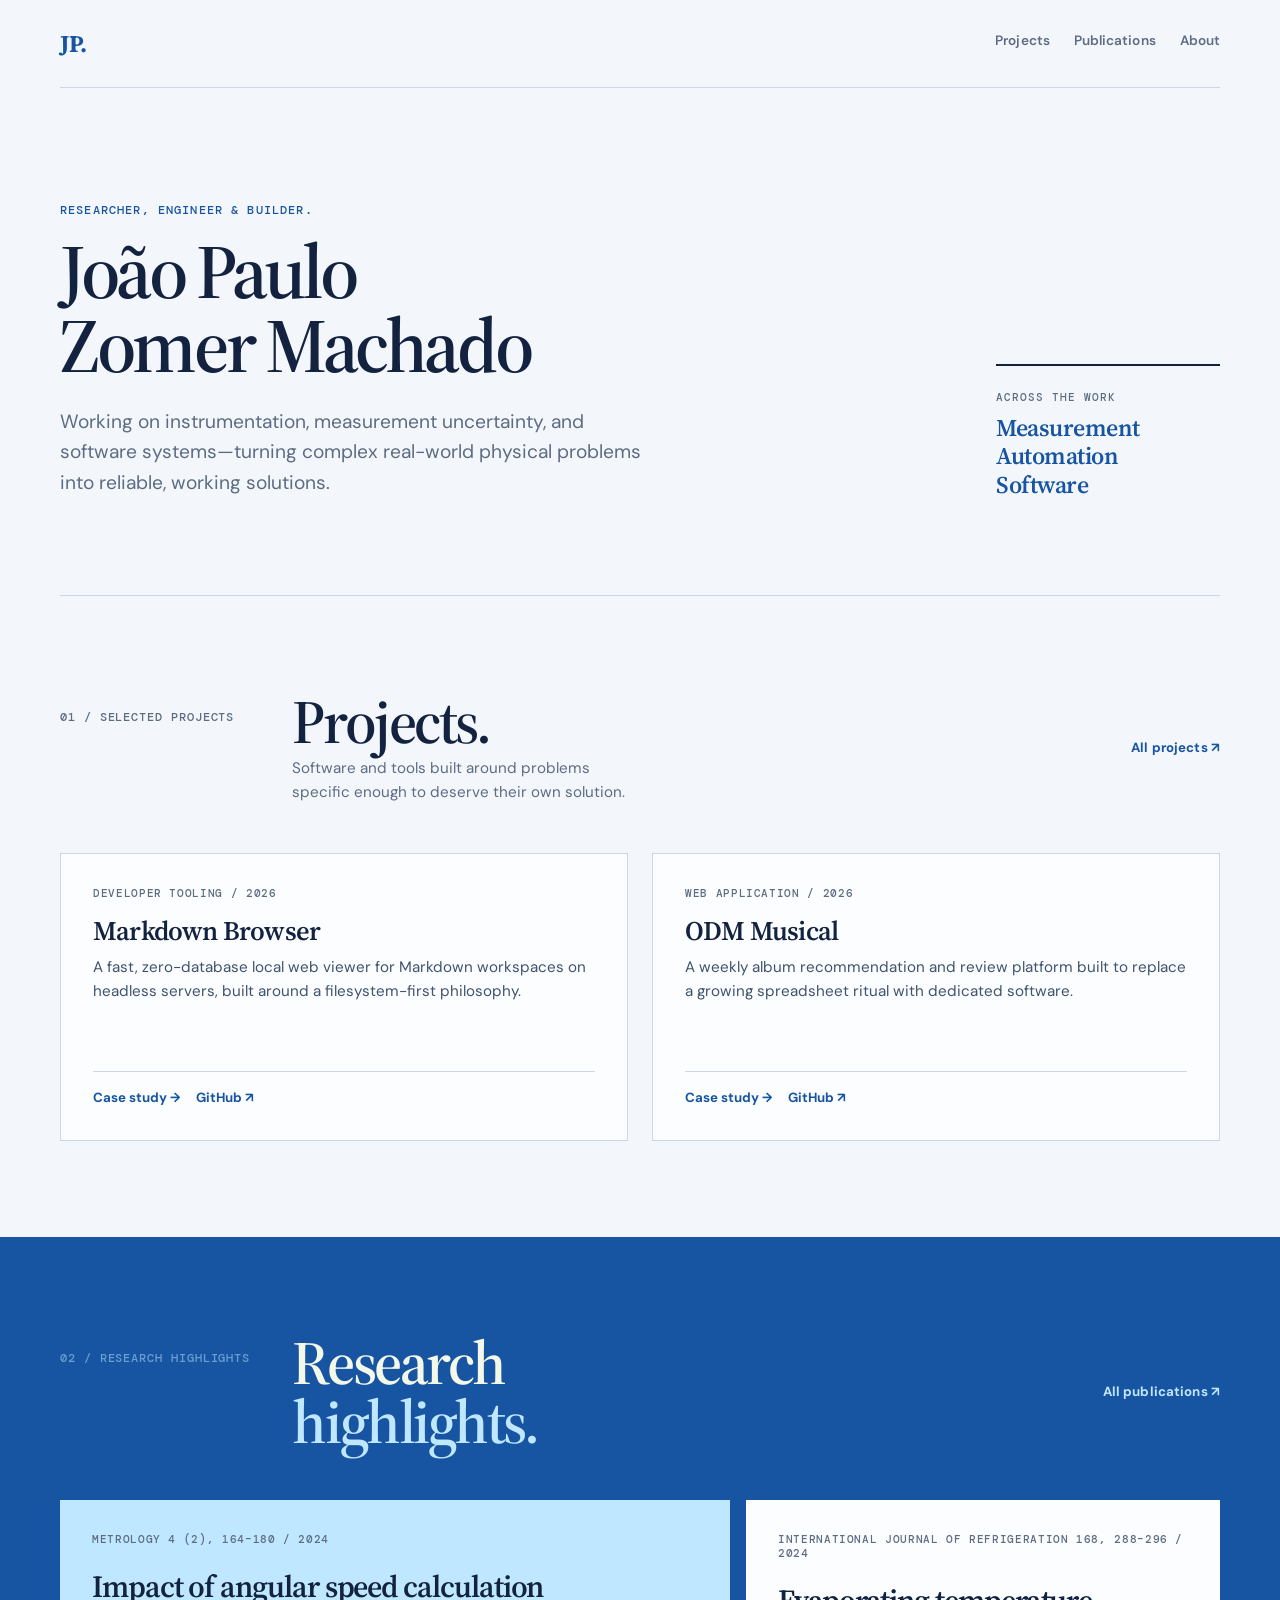
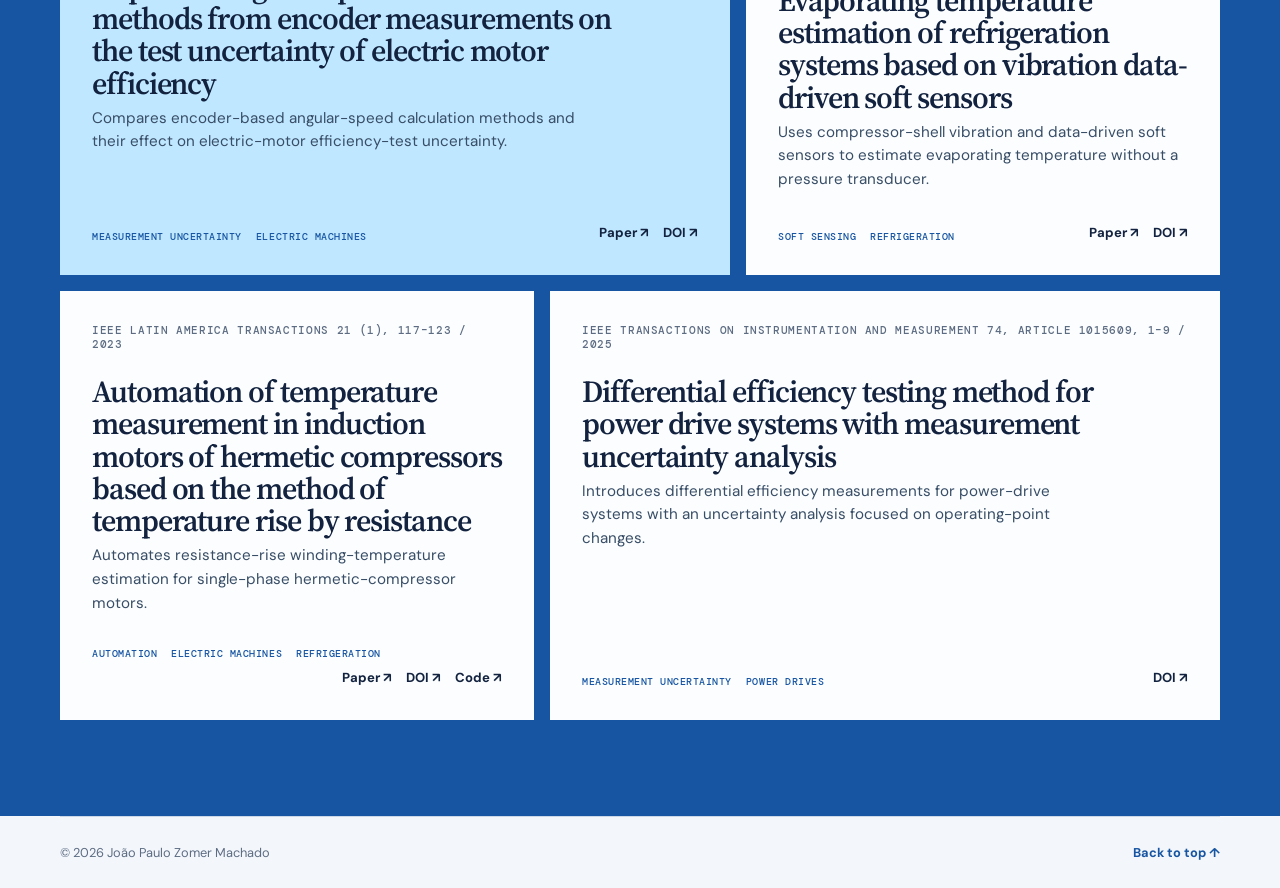
<file: index.html>
<!doctype html>
<html lang="en">
  <head>
    <meta charset="UTF-8" />
    <meta name="viewport" content="width=device-width, initial-scale=1.0" />
    <meta
      name="description"
      content="Research, engineering, software, and selected publications by João Paulo Zomer Machado."
    />
    <title>João Paulo Zomer Machado — Researcher, engineer &amp; builder</title>
    <link rel="preconnect" href="https://fonts.googleapis.com" />
    <link rel="preconnect" href="https://fonts.gstatic.com" crossorigin />
    <link
      href="https://fonts.googleapis.com/css2?family=DM+Mono:wght@400;500&family=DM+Sans:opsz,wght@9..40,400;9..40,500;9..40,600;9..40,700&family=Source+Serif+4:opsz,wght@8..60,600;8..60,700&display=swap"
      rel="stylesheet"
    />
    <link rel="stylesheet" href="styles.css?v=20260825-04" />
    <script type="module" src="app.js?v=20260825-04"></script>
  </head>
  <body>
    <a class="skip-link" href="#main">Skip to content</a>
    <header class="site-header shell">
      <a class="wordmark" href="/" aria-label="Home"><span id="initials">JP</span>.</a>
      <nav aria-label="Primary navigation">
        <a href="/projects/">Projects</a>
        <a href="/publications/">Publications</a>
        <a href="/about/">About</a>
      </nav>
    </header>

    <main id="main">
      <!-- Hero -->
      <section class="hero shell" id="top" aria-labelledby="hero-title">
        <p class="eyebrow">Researcher, engineer &amp; builder.</p>
        <div class="hero-grid">
          <div>
            <h1 id="hero-title"><span>João Paulo</span><br /><span>Zomer Machado</span></h1>
            <p class="lede" id="bio">Working on instrumentation, measurement uncertainty, and software systems—turning complex real-world physical problems into reliable, working solutions.</p>
          </div>
          <aside class="hero-aside" aria-label="Areas of work">
            <p class="hero-aside-label">Across the work</p>
            <p>Measurement<br />Automation<br />Software</p>
          </aside>
        </div>
      </section>

      <!-- Selected Projects -->
      <section class="projects-section shell" id="selected-projects" aria-labelledby="projects-title">
        <div class="section-heading compact">
          <p class="section-number">01 / Selected projects</p>
          <div>
            <h2 id="projects-title">Projects.</h2>
            <p class="section-desc">Software and tools built around problems specific enough to deserve their own solution.</p>
          </div>
          <a class="section-view-all" href="/projects/">All projects ↗</a>
        </div>
        <div class="projects-grid" id="selected-projects-grid">
          <article class="project-card">
            <div>
              <p class="project-meta">Developer Tooling / 2026</p>
              <h3 class="project-title"><a href="/projects/markdown-browser/">Markdown Browser</a></h3>
              <p class="project-summary">A fast, zero-database local web viewer for Markdown workspaces on headless servers, built around a filesystem-first philosophy.</p>
            </div>
            <footer class="project-footer">
              <div class="project-links">
                <a href="/projects/markdown-browser/">Case study →</a>
                <a href="https://github.com/jpzomer/markdown-browser" target="_blank" rel="noreferrer">GitHub ↗</a>
              </div>
            </footer>
          </article>
          <article class="project-card">
            <div>
              <p class="project-meta">Web Application / 2026</p>
              <h3 class="project-title"><a href="/projects/odm-musical/">ODM Musical</a></h3>
              <p class="project-summary">A weekly album recommendation and review platform built to replace a growing spreadsheet ritual with dedicated software.</p>
            </div>
            <footer class="project-footer">
              <div class="project-links">
                <a href="/projects/odm-musical/">Case study →</a>
                <a href="https://github.com/jpzomer/odm-musical" target="_blank" rel="noreferrer">GitHub ↗</a>
              </div>
            </footer>
          </article>
        </div>
      </section>

      <!-- Research highlights -->
      <section class="feature-section" id="selected-work" aria-labelledby="selected-title">
        <div class="shell section-heading">
          <p class="section-number">02 / Research highlights</p>
          <div>
            <h2 id="selected-title">Research<br /><em>highlights.</em></h2>
          </div>
          <a class="section-view-all" href="/publications/">All publications ↗</a>
        </div>
        <div class="shell selected-grid" id="selected-publications">
          <article class="paper-card">
            <div>
              <p class="paper-meta">Metrology 4 (2), 164–180 / 2024</p>
              <h3>Impact of angular speed calculation methods from encoder measurements on the test uncertainty of electric motor efficiency</h3>
              <p class="paper-summary">Compares encoder-based angular-speed calculation methods and their effect on electric-motor efficiency-test uncertainty.</p>
            </div>
            <footer class="paper-footer">
              <span class="tag">Measurement uncertainty</span>
              <span class="tag">Electric machines</span>
              <div class="paper-links">
                <a href="https://www.mdpi.com/2673-8244/4/2/11" target="_blank" rel="noreferrer">Paper ↗</a>
                <a href="https://doi.org/10.3390/metrology4020011" target="_blank" rel="noreferrer">DOI ↗</a>
              </div>
            </footer>
          </article>
          <article class="paper-card">
            <div>
              <p class="paper-meta">International Journal of Refrigeration 168, 288–296 / 2024</p>
              <h3>Evaporating temperature estimation of refrigeration systems based on vibration data-driven soft sensors</h3>
              <p class="paper-summary">Uses compressor-shell vibration and data-driven soft sensors to estimate evaporating temperature without a pressure transducer.</p>
            </div>
            <footer class="paper-footer">
              <span class="tag">Soft sensing</span>
              <span class="tag">Refrigeration</span>
              <div class="paper-links">
                <a href="https://www.sciencedirect.com/science/article/pii/S0140700724002950" target="_blank" rel="noreferrer">Paper ↗</a>
                <a href="https://doi.org/10.1016/j.ijrefrig.2024.08.020" target="_blank" rel="noreferrer">DOI ↗</a>
              </div>
            </footer>
          </article>
          <article class="paper-card">
            <div>
              <p class="paper-meta">IEEE Latin America Transactions 21 (1), 117–123 / 2023</p>
              <h3>Automation of temperature measurement in induction motors of hermetic compressors based on the method of temperature rise by resistance</h3>
              <p class="paper-summary">Automates resistance-rise winding-temperature estimation for single-phase hermetic-compressor motors.</p>
            </div>
            <footer class="paper-footer">
              <span class="tag">Automation</span>
              <span class="tag">Electric machines</span>
              <span class="tag">Refrigeration</span>
              <div class="paper-links">
                <a href="https://latamt.ieeer9.org/index.php/transactions/article/view/6949" target="_blank" rel="noreferrer">Paper ↗</a>
                <a href="https://doi.org/10.1109/TLA.2023.10015133" target="_blank" rel="noreferrer">DOI ↗</a>
                <a href="https://github.com/jpzomer/automation-TRR" target="_blank" rel="noreferrer">Code ↗</a>
              </div>
            </footer>
          </article>
          <article class="paper-card">
            <div>
              <p class="paper-meta">IEEE Transactions on Instrumentation and Measurement 74, article 1015609, 1–9 / 2025</p>
              <h3>Differential efficiency testing method for power drive systems with measurement uncertainty analysis</h3>
              <p class="paper-summary">Introduces differential efficiency measurements for power-drive systems with an uncertainty analysis focused on operating-point changes.</p>
            </div>
            <footer class="paper-footer">
              <span class="tag">Measurement uncertainty</span>
              <span class="tag">Power drives</span>
              <div class="paper-links">
                <a href="https://doi.org/10.1109/TIM.2025.3606023" target="_blank" rel="noreferrer">DOI ↗</a>
              </div>
            </footer>
          </article>
        </div>
      </section>
    </main>

    <footer class="site-footer shell">
      <p>© <span id="year">2026</span> João Paulo Zomer Machado</p>
      <a href="#top">Back to top ↑</a>
    </footer>
  </body>
</html>
</file>
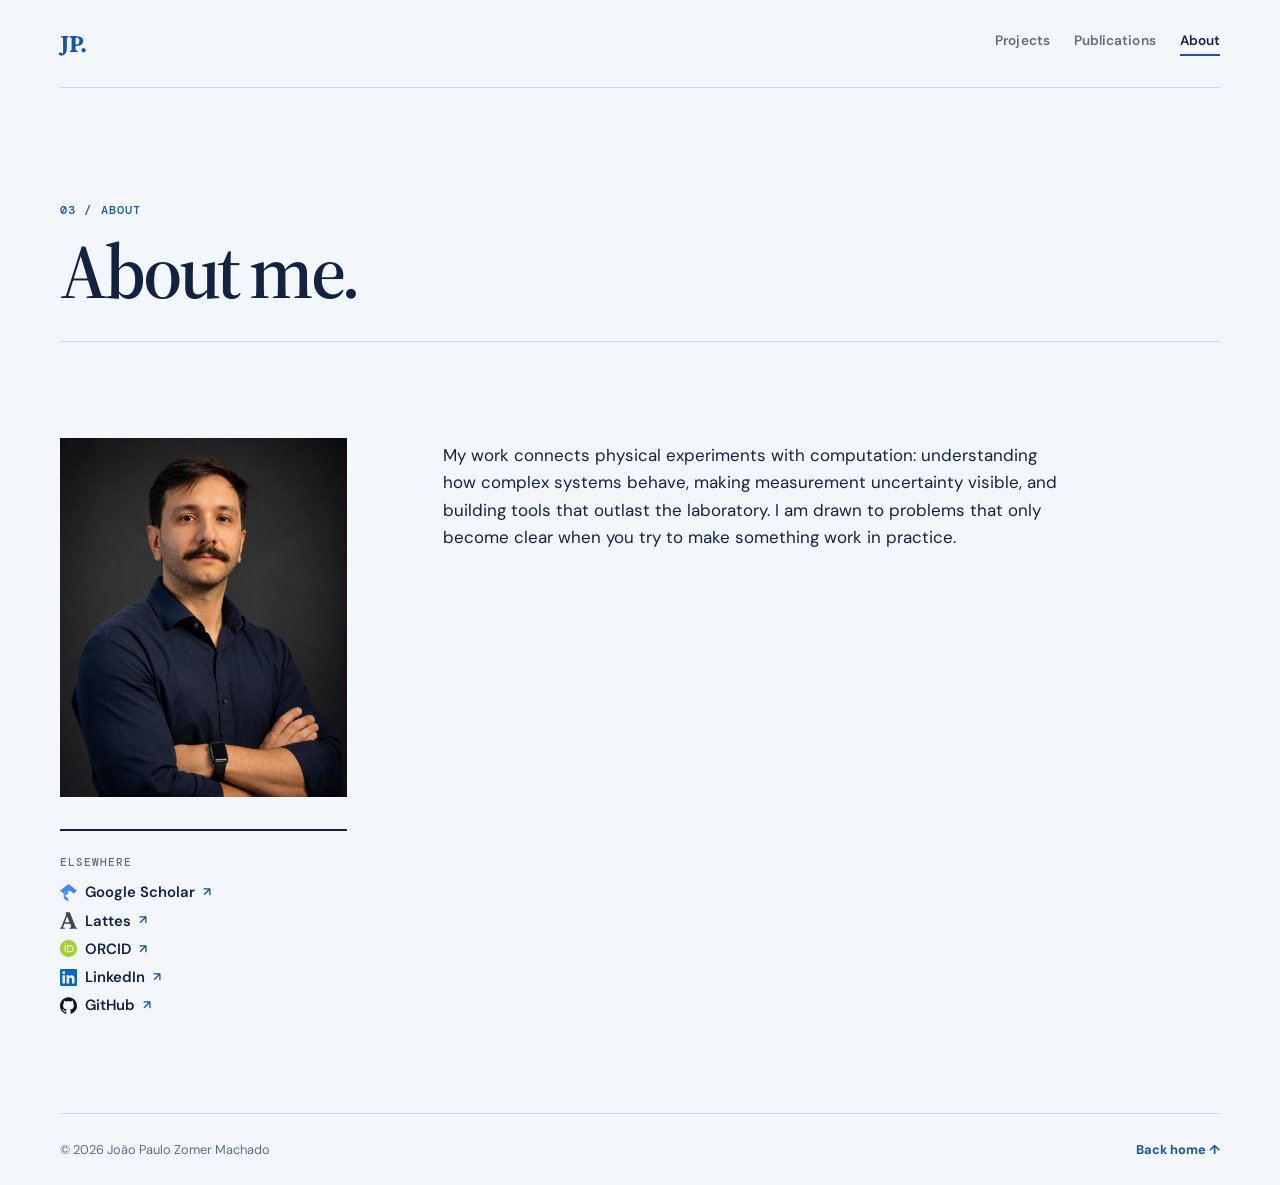
<file: about/index.html>
<!doctype html>
<html lang="en">
  <head>
    <meta charset="UTF-8" />
    <meta name="viewport" content="width=device-width, initial-scale=1.0" />
    <meta name="description" content="About João Paulo Zomer Machado: research, engineering, and software." />
    <title>About — João Paulo Zomer Machado</title>
    <link rel="preconnect" href="https://fonts.googleapis.com" />
    <link rel="preconnect" href="https://fonts.gstatic.com" crossorigin />
    <link href="https://fonts.googleapis.com/css2?family=DM+Mono:wght@400;500&family=DM+Sans:opsz,wght@9..40,400;9..40,500;9..40,600;9..40,700&family=Source+Serif+4:opsz,wght@8..60,600;8..60,700&display=swap" rel="stylesheet" />
    <link rel="stylesheet" href="../styles.css?v=20260825-04" />
    <script type="module" src="../app.js?v=20260825-04"></script>
  </head>
  <body>
    <a class="skip-link" href="#main">Skip to content</a>
    <header class="site-header shell">
      <a class="wordmark" href="/" aria-label="Home"><span id="initials">JP</span>.</a>
      <nav aria-label="Primary navigation">
        <a href="/projects/">Projects</a>
        <a href="/publications/">Publications</a>
        <a href="/about/" aria-current="page">About</a>
      </nav>
    </header>

    <main id="main">
      <section class="about-page-intro shell" aria-labelledby="about-page-title">
        <p class="eyebrow">03 / About</p>
        <h1 id="about-page-title">About me.</h1>
      </section>

      <section class="about-page-section" aria-label="How I work">
        <div class="shell about-page-grid">
          <div class="about-rail">
            <figure class="portrait">
              <img src="../assets/portrait.png" width="1023" height="1537" alt="João Paulo Zomer Machado" />
            </figure>
            <div class="contact-card">
              <p class="contact-label">Elsewhere</p>
              <div class="profile-links" id="profile-links">
                <a class="profile-link" href="https://scholar.google.com/citations?user=iRRAzJ8AAAAJ&amp;hl=pt-PT&amp;oi=ao" target="_blank" rel="noreferrer" aria-label="Google Scholar">
                  <span>Google Scholar</span><span class="profile-arrow" aria-hidden="true">↗</span>
                </a>
                <a class="profile-link" href="http://lattes.cnpq.br/8716914446280554" target="_blank" rel="noreferrer" aria-label="Lattes">
                  <span>Lattes</span><span class="profile-arrow" aria-hidden="true">↗</span>
                </a>
                <a class="profile-link" href="https://orcid.org/0000-0002-9053-7463" target="_blank" rel="noreferrer" aria-label="ORCID">
                  <span>ORCID</span><span class="profile-arrow" aria-hidden="true">↗</span>
                </a>
                <a class="profile-link" href="https://www.linkedin.com/in/jo%C3%A3o-paulo-zomer-machado-373903173/" target="_blank" rel="noreferrer" aria-label="LinkedIn">
                  <span>LinkedIn</span><span class="profile-arrow" aria-hidden="true">↗</span>
                </a>
                <a class="profile-link" href="https://github.com/jpzomer" target="_blank" rel="noreferrer" aria-label="GitHub">
                  <span>GitHub</span><span class="profile-arrow" aria-hidden="true">↗</span>
                </a>
              </div>
            </div>
          </div>
          <div class="about-copy-column">
            <p class="about-copy" id="research-statement">My work connects physical experiments with computation: understanding how complex systems behave, making measurement uncertainty visible, and building tools that outlast the laboratory. I am drawn to problems that only become clear when you try to make something work in practice.</p>
          </div>
        </div>
      </section>
    </main>

    <footer class="site-footer shell">
      <p>© <span id="year">2026</span> João Paulo Zomer Machado</p>
      <a href="/">Back home ↑</a>
    </footer>
  </body>
</html>
</file>
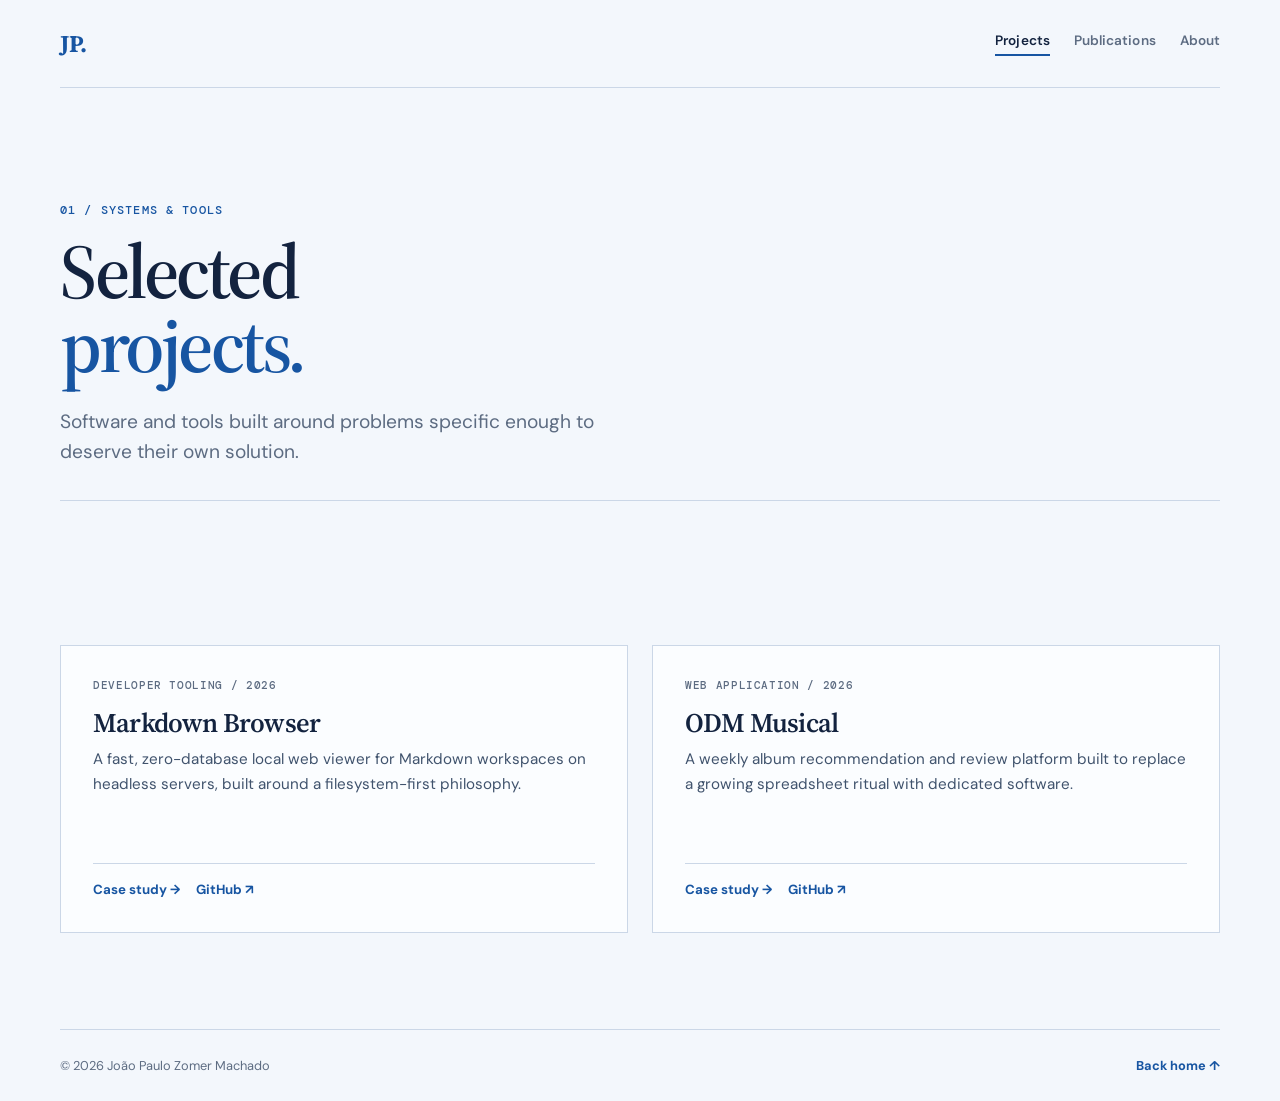
<file: projects/index.html>
<!doctype html>
<html lang="en">
  <head>
    <meta charset="UTF-8" />
    <meta name="viewport" content="width=device-width, initial-scale=1.0" />
    <meta name="description" content="Selected software, systems, and tools by João Paulo Zomer Machado." />
    <title>Projects — João Paulo Zomer Machado</title>
    <link rel="preconnect" href="https://fonts.googleapis.com" />
    <link rel="preconnect" href="https://fonts.gstatic.com" crossorigin />
    <link href="https://fonts.googleapis.com/css2?family=DM+Mono:wght@400;500&family=DM+Sans:opsz,wght@9..40,400;9..40,500;9..40,600;9..40,700&family=Source+Serif+4:opsz,wght@8..60,600;8..60,700&display=swap" rel="stylesheet" />
    <link rel="stylesheet" href="../styles.css?v=20260825-04" />
    <script type="module" src="../app.js?v=20260825-04"></script>
  </head>
  <body>
    <a class="skip-link" href="#main">Skip to content</a>
    <header class="site-header shell">
      <a class="wordmark" href="/" aria-label="Home"><span id="initials">JP</span>.</a>
      <nav aria-label="Primary navigation">
        <a href="/projects/" aria-current="page">Projects</a>
        <a href="/publications/">Publications</a>
        <a href="/about/">About</a>
      </nav>
    </header>

    <main id="main">
      <section class="projects-page-intro shell" aria-labelledby="projects-page-title">
        <p class="eyebrow">01 / Systems &amp; Tools</p>
        <h1 id="projects-page-title">Selected<br /><em>projects.</em></h1>
        <p class="lede">Software and tools built around problems specific enough to deserve their own solution.</p>
      </section>

      <section class="projects-listing-section shell" aria-label="Projects list">
        <div class="projects-grid" id="projects-list">
          <article class="project-card">
            <div>
              <p class="project-meta">Developer Tooling / 2026</p>
              <h3 class="project-title"><a href="/projects/markdown-browser/">Markdown Browser</a></h3>
              <p class="project-summary">A fast, zero-database local web viewer for Markdown workspaces on headless servers, built around a filesystem-first philosophy.</p>
            </div>
            <footer class="project-footer">
              <div class="project-links">
                <a href="/projects/markdown-browser/">Case study →</a>
                <a href="https://github.com/jpzomer/markdown-browser" target="_blank" rel="noreferrer">GitHub ↗</a>
              </div>
            </footer>
          </article>
          <article class="project-card">
            <div>
              <p class="project-meta">Web Application / 2026</p>
              <h3 class="project-title"><a href="/projects/odm-musical/">ODM Musical</a></h3>
              <p class="project-summary">A weekly album recommendation and review platform built to replace a growing spreadsheet ritual with dedicated software.</p>
            </div>
            <footer class="project-footer">
              <div class="project-links">
                <a href="/projects/odm-musical/">Case study →</a>
                <a href="https://github.com/jpzomer/odm-musical" target="_blank" rel="noreferrer">GitHub ↗</a>
              </div>
            </footer>
          </article>
        </div>
      </section>
    </main>

    <footer class="site-footer shell">
      <p>© <span id="year">2026</span> <span id="footer-name">João Paulo Zomer Machado</span></p>
      <a href="/">Back home ↑</a>
    </footer>
  </body>
</html>
</file>
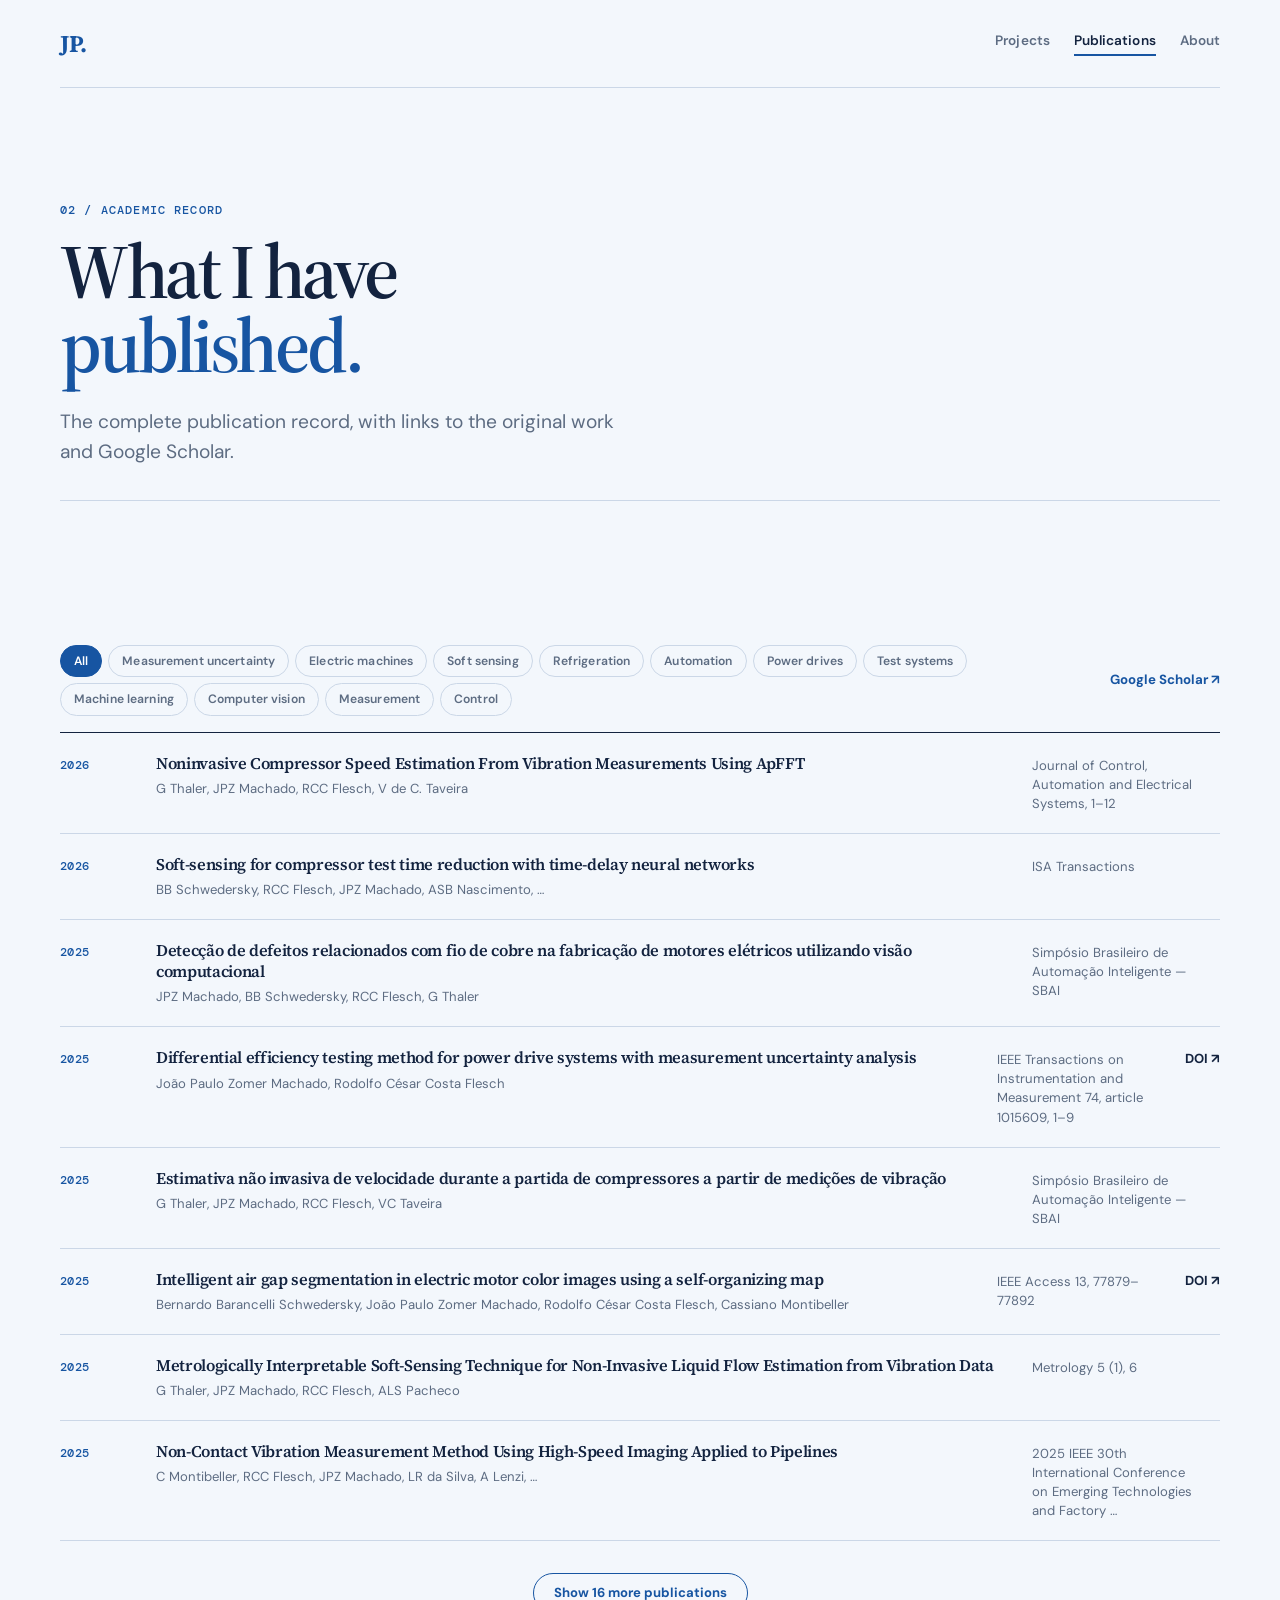
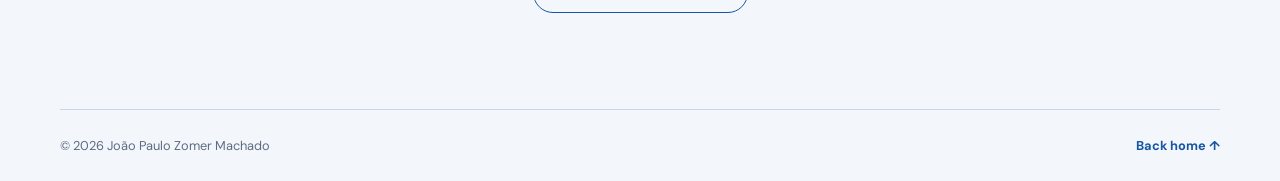
<file: publications/index.html>
<!doctype html>
<html lang="en">
  <head>
    <meta charset="UTF-8" />
    <meta name="viewport" content="width=device-width, initial-scale=1.0" />
    <meta name="description" content="Complete publication record for João Paulo Zomer Machado." />
    <title>Publications — João Paulo Zomer Machado</title>
    <link rel="preconnect" href="https://fonts.googleapis.com" />
    <link rel="preconnect" href="https://fonts.gstatic.com" crossorigin />
    <link href="https://fonts.googleapis.com/css2?family=DM+Mono:wght@400;500&family=DM+Sans:opsz,wght@9..40,400;9..40,500;9..40,600;9..40,700&family=Source+Serif+4:opsz,wght@8..60,600;8..60,700&display=swap" rel="stylesheet" />
    <link rel="stylesheet" href="../styles.css?v=20260825-04" />
    <script type="module" src="../app.js?v=20260825-04"></script>
  </head>
  <body>
    <a class="skip-link" href="#main">Skip to content</a>
    <header class="site-header shell">
      <a class="wordmark" href="/" aria-label="Home"><span id="initials">JP</span>.</a>
      <nav aria-label="Primary navigation">
        <a href="/projects/">Projects</a>
        <a href="/publications/" aria-current="page">Publications</a>
        <a href="/about/">About</a>
      </nav>
    </header>

    <main id="main">
      <section class="publications-page-intro shell" aria-labelledby="publications-title">
        <p class="eyebrow">02 / Academic record</p>
        <h1 id="publications-title">What I have<br /><em>published.</em></h1>
        <p class="lede">The complete publication record, with links to the original work and Google Scholar.</p>
      </section>

      <section class="publications-section shell" aria-label="Complete publication list">
        <div class="publication-controls">
          <div class="filter-list" id="filters" aria-label="Filter publications by research theme"></div>
          <a class="scholar-link" id="scholar-link" href="https://scholar.google.com/citations?user=iRRAzJ8AAAAJ&hl=pt-PT&oi=ao" target="_blank" rel="noreferrer">Google Scholar <span aria-hidden="true">↗</span></a>
        </div>
        <div class="publication-list" id="publication-list" aria-live="polite">
          <article class="publication-row">
            <span class="publication-year">2026</span>
            <div>
              <h3 class="publication-title">Soft-sensing for compressor test time reduction with time-delay neural networks</h3>
              <p class="publication-authors">BB Schwedersky, RCC Flesch, JPZ Machado, ASB Nascimento, …</p>
            </div>
            <p class="publication-venue">ISA Transactions</p>
            <div class="paper-links"></div>
          </article>
          <article class="publication-row">
            <span class="publication-year">2026</span>
            <div>
              <h3 class="publication-title">Noninvasive Compressor Speed Estimation From Vibration Measurements Using ApFFT</h3>
              <p class="publication-authors">G Thaler, JPZ Machado, RCC Flesch, V de C. Taveira</p>
            </div>
            <p class="publication-venue">Journal of Control, Automation and Electrical Systems, 1–12</p>
            <div class="paper-links"></div>
          </article>
          <article class="publication-row">
            <span class="publication-year">2025</span>
            <div>
              <h3 class="publication-title">Differential efficiency testing method for power drive systems with measurement uncertainty analysis</h3>
              <p class="publication-authors">João Paulo Zomer Machado, Rodolfo César Costa Flesch</p>
            </div>
            <p class="publication-venue">IEEE Transactions on Instrumentation and Measurement 74, article 1015609, 1–9</p>
            <div class="paper-links">
              <a href="https://doi.org/10.1109/TIM.2025.3606023" target="_blank" rel="noreferrer">DOI ↗</a>
            </div>
          </article>
          <article class="publication-row">
            <span class="publication-year">2025</span>
            <div>
              <h3 class="publication-title">Uncertainty Evaluation in Induction Motor Winding Temperature Estimates Based on Resistance Values</h3>
              <p class="publication-authors">RCC Flesch, G Thaler, JPZ Machado, ALS Pacheco</p>
            </div>
            <p class="publication-venue">IEEE Transactions on Instrumentation and Measurement 74, 1–8</p>
            <div class="paper-links"></div>
          </article>
          <article class="publication-row">
            <span class="publication-year">2025</span>
            <div>
              <h3 class="publication-title">Intelligent air gap segmentation in electric motor color images using a self-organizing map</h3>
              <p class="publication-authors">Bernardo Barancelli Schwedersky, João Paulo Zomer Machado, Rodolfo César Costa Flesch, Cassiano Montibeller</p>
            </div>
            <p class="publication-venue">IEEE Access 13, 77879–77892</p>
            <div class="paper-links">
              <a href="https://doi.org/10.1109/ACCESS.2025.3564562" target="_blank" rel="noreferrer">DOI ↗</a>
            </div>
          </article>
          <article class="publication-row">
            <span class="publication-year">2025</span>
            <div>
              <h3 class="publication-title">Metrologically Interpretable Soft-Sensing Technique for Non-Invasive Liquid Flow Estimation from Vibration Data</h3>
              <p class="publication-authors">G Thaler, JPZ Machado, RCC Flesch, ALS Pacheco</p>
            </div>
            <p class="publication-venue">Metrology 5 (1), 6</p>
            <div class="paper-links"></div>
          </article>
          <article class="publication-row">
            <span class="publication-year">2025</span>
            <div>
              <h3 class="publication-title">Non-Contact Vibration Measurement Method Using High-Speed Imaging Applied to Pipelines</h3>
              <p class="publication-authors">C Montibeller, RCC Flesch, JPZ Machado, LR da Silva, A Lenzi, …</p>
            </div>
            <p class="publication-venue">2025 IEEE 30th International Conference on Emerging Technologies and Factory …</p>
            <div class="paper-links"></div>
          </article>
          <article class="publication-row">
            <span class="publication-year">2025</span>
            <div>
              <h3 class="publication-title">Thermal Evaluation of Variable Frequency Drives: Design and Metrological Validation of an Automated Test Rig for Industrial Applications</h3>
              <p class="publication-authors">JR Silva, RCC Flesch, JPZ Machado</p>
            </div>
            <p class="publication-venue">2025 IEEE 30th International Conference on Emerging Technologies and Factory …</p>
            <div class="paper-links"></div>
          </article>
        </div>
        <button class="publication-disclosure" id="publication-disclosure" type="button" aria-controls="publication-list" hidden></button>
      </section>
    </main>

    <footer class="site-footer shell">
      <p>© <span id="year">2026</span> <span id="footer-name">João Paulo Zomer Machado</span></p>
      <a href="/">Back home ↑</a>
    </footer>
  </body>
</html>
</file>
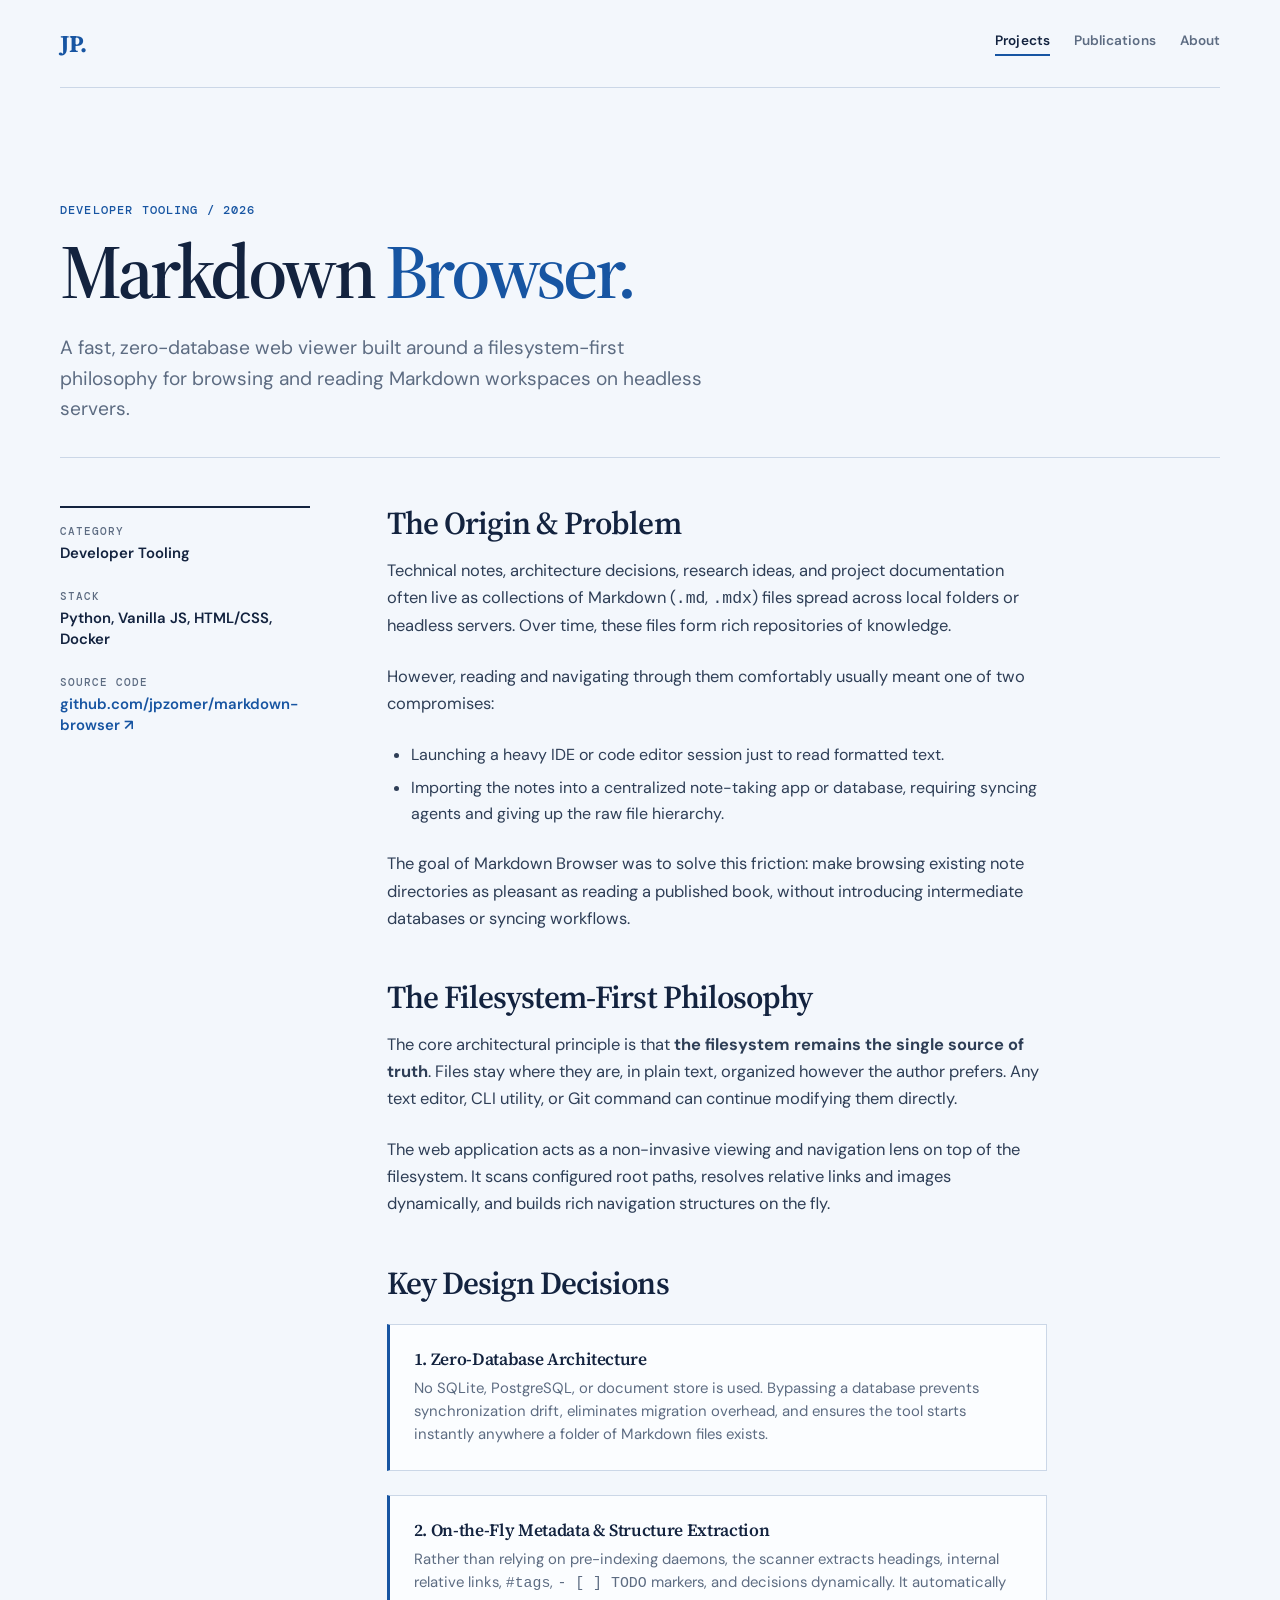
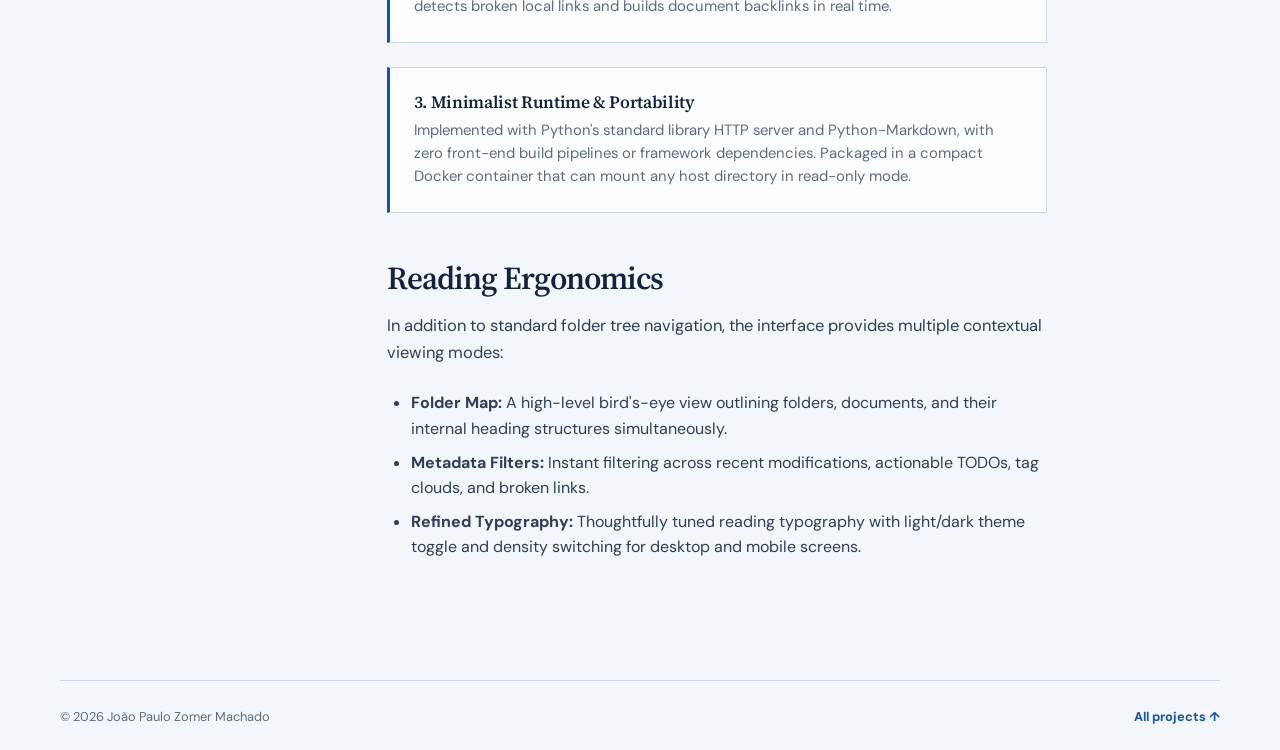
<file: projects/markdown-browser/index.html>
<!doctype html>
<html lang="en">
  <head>
    <meta charset="UTF-8" />
    <meta name="viewport" content="width=device-width, initial-scale=1.0" />
    <meta name="description" content="Case study: Markdown Browser — A fast, zero-database local web viewer for Markdown workspaces." />
    <title>Markdown Browser — João Paulo Zomer Machado</title>
    <link rel="preconnect" href="https://fonts.googleapis.com" />
    <link rel="preconnect" href="https://fonts.gstatic.com" crossorigin />
    <link href="https://fonts.googleapis.com/css2?family=DM+Mono:wght@400;500&family=DM+Sans:opsz,wght@9..40,400;9..40,500;9..40,600;9..40,700&family=Source+Serif+4:opsz,wght@8..60,600;8..60,700&display=swap" rel="stylesheet" />
    <link rel="stylesheet" href="../../styles.css?v=20260825-04" />
    <script type="module" src="../../app.js?v=20260825-04"></script>
  </head>
  <body>
    <a class="skip-link" href="#main">Skip to content</a>
    <header class="site-header shell">
      <a class="wordmark" href="/" aria-label="Home"><span id="initials">JP</span>.</a>
      <nav aria-label="Primary navigation">
        <a href="/projects/" aria-current="page">Projects</a>
        <a href="/publications/">Publications</a>
        <a href="/about/">About</a>
      </nav>
    </header>

    <main id="main">
      <section class="project-page-intro shell" aria-labelledby="project-title">
        <p class="eyebrow">Developer Tooling / 2026</p>
        <h1 id="project-title">Markdown <em>Browser.</em></h1>
        <p class="lede">A fast, zero-database web viewer built around a filesystem-first philosophy for browsing and reading Markdown workspaces on headless servers.</p>
      </section>

      <section class="project-detail-section shell">
        <div class="project-detail-grid">
          <aside class="project-sidebar" aria-label="Project details">
            <div class="project-sidebar-group">
              <p class="project-sidebar-label">Category</p>
              <p class="project-sidebar-value">Developer Tooling</p>
            </div>
            <div class="project-sidebar-group">
              <p class="project-sidebar-label">Stack</p>
              <p class="project-sidebar-value">Python, Vanilla JS, HTML/CSS, Docker</p>
            </div>
            <div class="project-sidebar-group">
              <p class="project-sidebar-label">Source Code</p>
              <p class="project-sidebar-value">
                <a href="https://github.com/jpzomer/markdown-browser" target="_blank" rel="noreferrer">github.com/jpzomer/markdown-browser ↗</a>
              </p>
            </div>
          </aside>

          <article class="project-body">
            <h2>The Origin &amp; Problem</h2>
            <p>Technical notes, architecture decisions, research ideas, and project documentation often live as collections of Markdown (<code>.md</code>, <code>.mdx</code>) files spread across local folders or headless servers. Over time, these files form rich repositories of knowledge.</p>
            <p>However, reading and navigating through them comfortably usually meant one of two compromises:</p>
            <ul>
              <li>Launching a heavy IDE or code editor session just to read formatted text.</li>
              <li>Importing the notes into a centralized note-taking app or database, requiring syncing agents and giving up the raw file hierarchy.</li>
            </ul>
            <p>The goal of Markdown Browser was to solve this friction: make browsing existing note directories as pleasant as reading a published book, without introducing intermediate databases or syncing workflows.</p>

            <h2>The Filesystem-First Philosophy</h2>
            <p>The core architectural principle is that <strong>the filesystem remains the single source of truth</strong>. Files stay where they are, in plain text, organized however the author prefers. Any text editor, CLI utility, or Git command can continue modifying them directly.</p>
            <p>The web application acts as a non-invasive viewing and navigation lens on top of the filesystem. It scans configured root paths, resolves relative links and images dynamically, and builds rich navigation structures on the fly.</p>

            <h2>Key Design Decisions</h2>

            <div class="project-decision-block">
              <h3>1. Zero-Database Architecture</h3>
              <p>No SQLite, PostgreSQL, or document store is used. Bypassing a database prevents synchronization drift, eliminates migration overhead, and ensures the tool starts instantly anywhere a folder of Markdown files exists.</p>
            </div>

            <div class="project-decision-block">
              <h3>2. On-the-Fly Metadata &amp; Structure Extraction</h3>
              <p>Rather than relying on pre-indexing daemons, the scanner extracts headings, internal relative links, <code>#tags</code>, <code>- [ ] TODO</code> markers, and decisions dynamically. It automatically detects broken local links and builds document backlinks in real time.</p>
            </div>

            <div class="project-decision-block">
              <h3>3. Minimalist Runtime &amp; Portability</h3>
              <p>Implemented with Python's standard library HTTP server and Python-Markdown, with zero front-end build pipelines or framework dependencies. Packaged in a compact Docker container that can mount any host directory in read-only mode.</p>
            </div>

            <h2>Reading Ergonomics</h2>
            <p>In addition to standard folder tree navigation, the interface provides multiple contextual viewing modes:</p>
            <ul>
              <li><strong>Folder Map:</strong> A high-level bird's-eye view outlining folders, documents, and their internal heading structures simultaneously.</li>
              <li><strong>Metadata Filters:</strong> Instant filtering across recent modifications, actionable TODOs, tag clouds, and broken links.</li>
              <li><strong>Refined Typography:</strong> Thoughtfully tuned reading typography with light/dark theme toggle and density switching for desktop and mobile screens.</li>
            </ul>
          </article>
        </div>
      </section>
    </main>

    <footer class="site-footer shell">
      <p>© <span id="year">2026</span> <span id="footer-name">João Paulo Zomer Machado</span></p>
      <a href="/projects/">All projects ↑</a>
    </footer>
  </body>
</html>
</file>
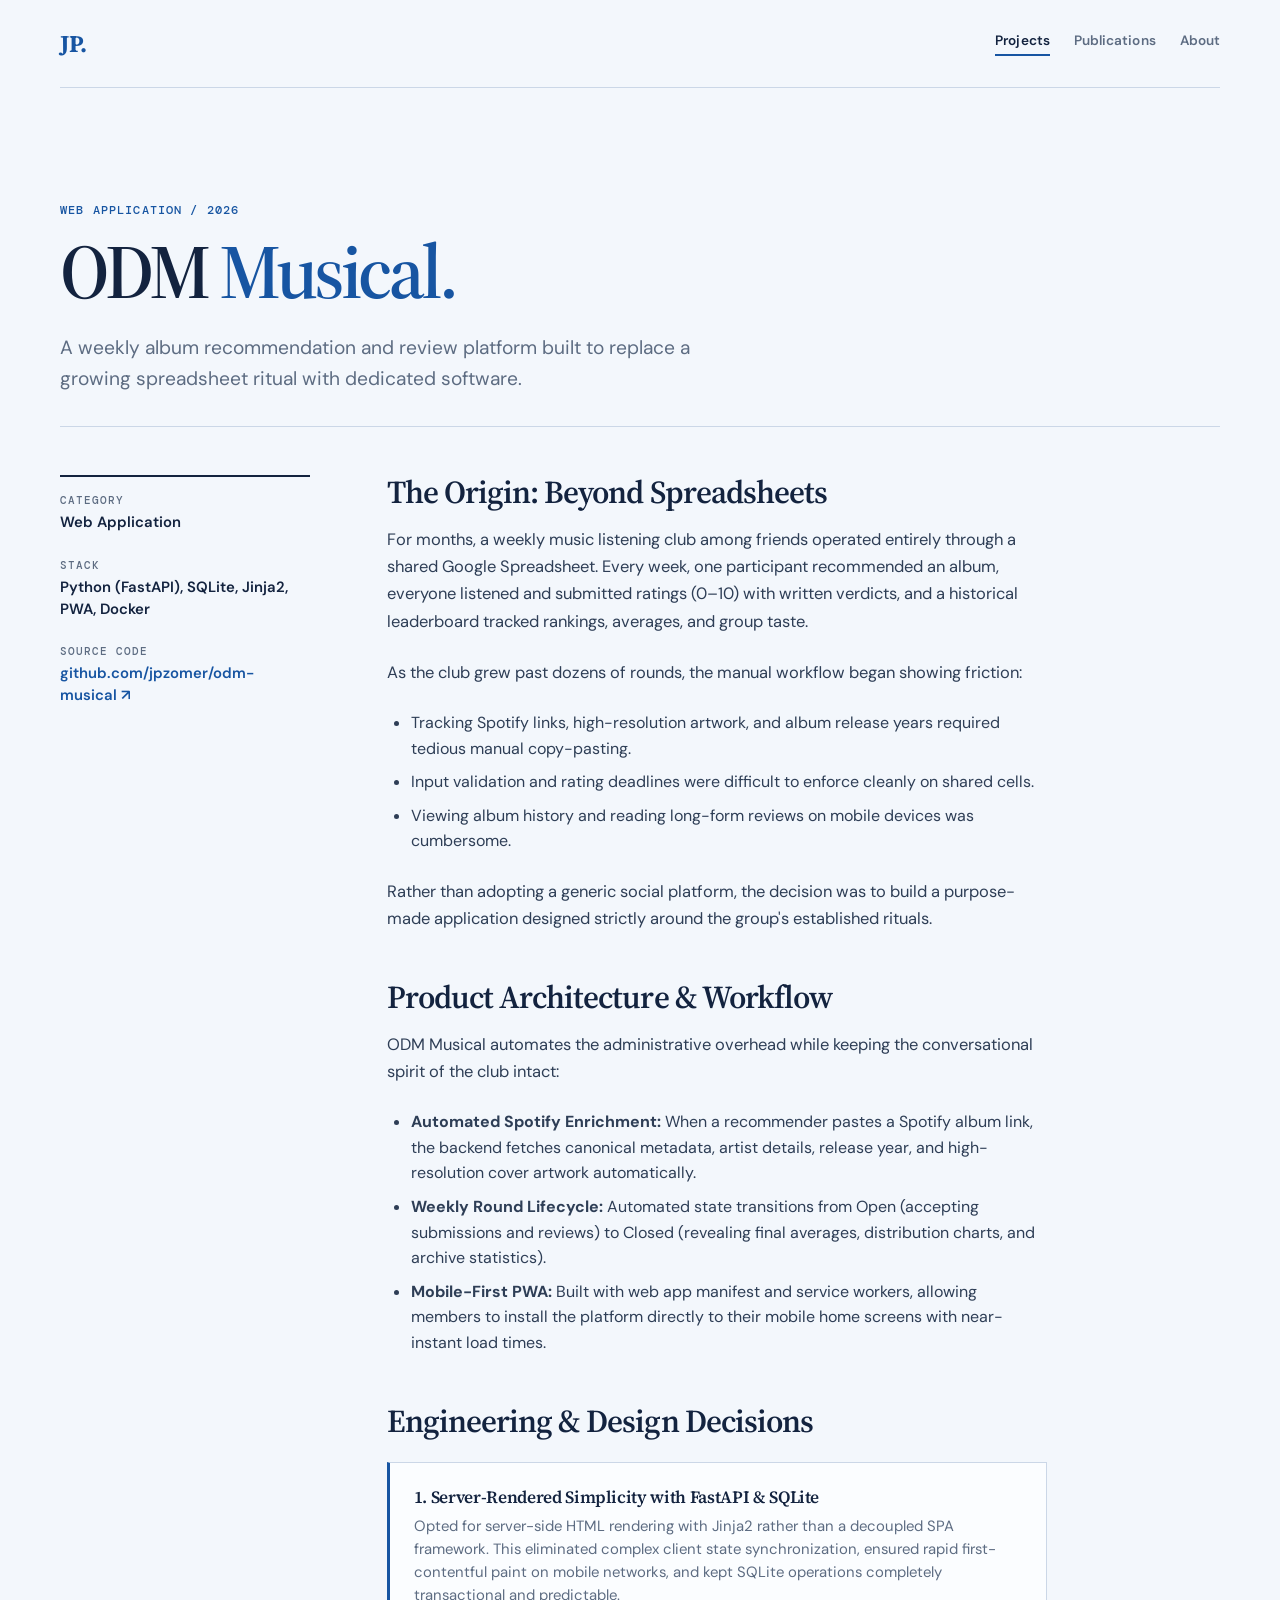
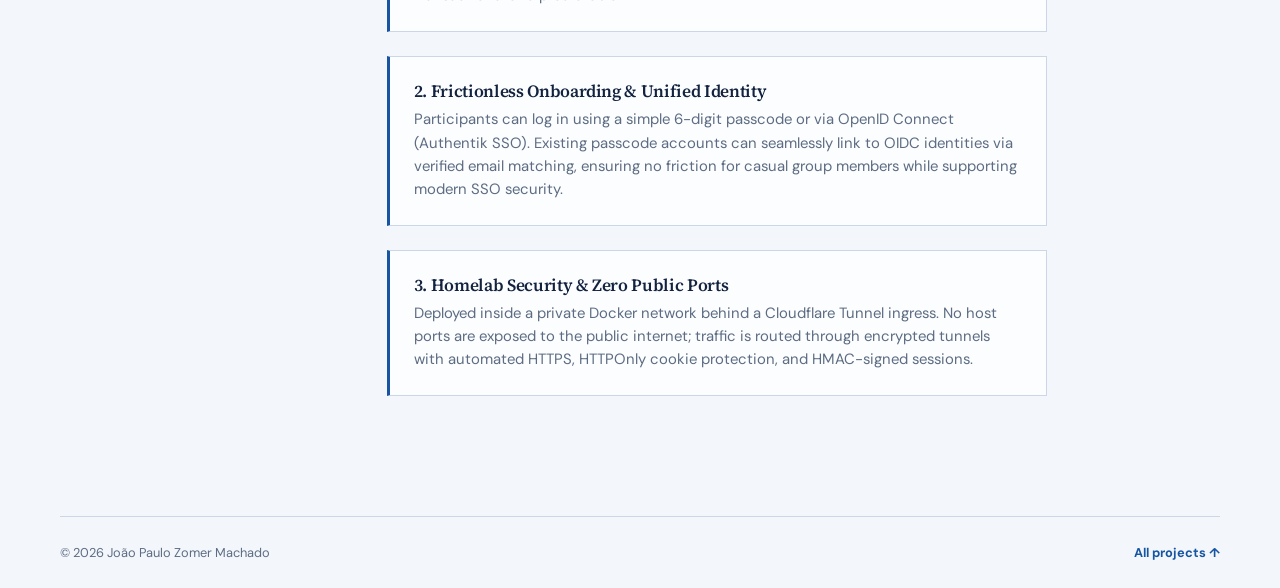
<file: projects/odm-musical/index.html>
<!doctype html>
<html lang="en">
  <head>
    <meta charset="UTF-8" />
    <meta name="viewport" content="width=device-width, initial-scale=1.0" />
    <meta name="description" content="Case study: ODM Musical — A weekly album recommendation and review platform replacing spreadsheet workflows." />
    <title>ODM Musical — João Paulo Zomer Machado</title>
    <link rel="preconnect" href="https://fonts.googleapis.com" />
    <link rel="preconnect" href="https://fonts.gstatic.com" crossorigin />
    <link href="https://fonts.googleapis.com/css2?family=DM+Mono:wght@400;500&family=DM+Sans:opsz,wght@9..40,400;9..40,500;9..40,600;9..40,700&family=Source+Serif+4:opsz,wght@8..60,600;8..60,700&display=swap" rel="stylesheet" />
    <link rel="stylesheet" href="../../styles.css?v=20260825-04" />
    <script type="module" src="../../app.js?v=20260825-04"></script>
  </head>
  <body>
    <a class="skip-link" href="#main">Skip to content</a>
    <header class="site-header shell">
      <a class="wordmark" href="/" aria-label="Home"><span id="initials">JP</span>.</a>
      <nav aria-label="Primary navigation">
        <a href="/projects/" aria-current="page">Projects</a>
        <a href="/publications/">Publications</a>
        <a href="/about/">About</a>
      </nav>
    </header>

    <main id="main">
      <section class="project-page-intro shell" aria-labelledby="project-title">
        <p class="eyebrow">Web Application / 2026</p>
        <h1 id="project-title">ODM <em>Musical.</em></h1>
        <p class="lede">A weekly album recommendation and review platform built to replace a growing spreadsheet ritual with dedicated software.</p>
      </section>

      <section class="project-detail-section shell">
        <div class="project-detail-grid">
          <aside class="project-sidebar" aria-label="Project details">
            <div class="project-sidebar-group">
              <p class="project-sidebar-label">Category</p>
              <p class="project-sidebar-value">Web Application</p>
            </div>
            <div class="project-sidebar-group">
              <p class="project-sidebar-label">Stack</p>
              <p class="project-sidebar-value">Python (FastAPI), SQLite, Jinja2, PWA, Docker</p>
            </div>
            <div class="project-sidebar-group">
              <p class="project-sidebar-label">Source Code</p>
              <p class="project-sidebar-value">
                <a href="https://github.com/jpzomer/odm-musical" target="_blank" rel="noreferrer">github.com/jpzomer/odm-musical ↗</a>
              </p>
            </div>
          </aside>

          <article class="project-body">
            <h2>The Origin: Beyond Spreadsheets</h2>
            <p>For months, a weekly music listening club among friends operated entirely through a shared Google Spreadsheet. Every week, one participant recommended an album, everyone listened and submitted ratings (0–10) with written verdicts, and a historical leaderboard tracked rankings, averages, and group taste.</p>
            <p>As the club grew past dozens of rounds, the manual workflow began showing friction:</p>
            <ul>
              <li>Tracking Spotify links, high-resolution artwork, and album release years required tedious manual copy-pasting.</li>
              <li>Input validation and rating deadlines were difficult to enforce cleanly on shared cells.</li>
              <li>Viewing album history and reading long-form reviews on mobile devices was cumbersome.</li>
            </ul>
            <p>Rather than adopting a generic social platform, the decision was to build a purpose-made application designed strictly around the group's established rituals.</p>

            <h2>Product Architecture &amp; Workflow</h2>
            <p>ODM Musical automates the administrative overhead while keeping the conversational spirit of the club intact:</p>
            <ul>
              <li><strong>Automated Spotify Enrichment:</strong> When a recommender pastes a Spotify album link, the backend fetches canonical metadata, artist details, release year, and high-resolution cover artwork automatically.</li>
              <li><strong>Weekly Round Lifecycle:</strong> Automated state transitions from Open (accepting submissions and reviews) to Closed (revealing final averages, distribution charts, and archive statistics).</li>
              <li><strong>Mobile-First PWA:</strong> Built with web app manifest and service workers, allowing members to install the platform directly to their mobile home screens with near-instant load times.</li>
            </ul>

            <h2>Engineering &amp; Design Decisions</h2>

            <div class="project-decision-block">
              <h3>1. Server-Rendered Simplicity with FastAPI &amp; SQLite</h3>
              <p>Opted for server-side HTML rendering with Jinja2 rather than a decoupled SPA framework. This eliminated complex client state synchronization, ensured rapid first-contentful paint on mobile networks, and kept SQLite operations completely transactional and predictable.</p>
            </div>

            <div class="project-decision-block">
              <h3>2. Frictionless Onboarding &amp; Unified Identity</h3>
              <p>Participants can log in using a simple 6-digit passcode or via OpenID Connect (Authentik SSO). Existing passcode accounts can seamlessly link to OIDC identities via verified email matching, ensuring no friction for casual group members while supporting modern SSO security.</p>
            </div>

            <div class="project-decision-block">
              <h3>3. Homelab Security &amp; Zero Public Ports</h3>
              <p>Deployed inside a private Docker network behind a Cloudflare Tunnel ingress. No host ports are exposed to the public internet; traffic is routed through encrypted tunnels with automated HTTPS, HTTPOnly cookie protection, and HMAC-signed sessions.</p>
            </div>
          </article>
        </div>
      </section>
    </main>

    <footer class="site-footer shell">
      <p>© <span id="year">2026</span> <span id="footer-name">João Paulo Zomer Machado</span></p>
      <a href="/projects/">All projects ↑</a>
    </footer>
  </body>
</html>
</file>
<file: styles.css>
/* ─────────────────────────────────────────────────────────────────────────────
   Design tokens
   ───────────────────────────────────────────────────────────────────────────── */
:root {
  /* Palette — unchanged */
  --ink:     #13233f;
  --muted:   #5d6c82;
  --paper:   #f3f7fc;
  --surface: #fbfdff;
  --line:    #cbd7e7;
  --spruce:  #1755a2;
  --lime:    #bfe7ff;
  --coral:   #b7c8ff;

  /* Type stacks */
  --serif: "Source Serif 4", Georgia, serif;
  --sans:  "DM Sans", Arial, sans-serif;
  --mono:  "DM Mono", monospace;

  /*
   * Spacing scale — all layout values derive from this.
   * Base unit: 8px.
   *   --s1  =  8px
   *   --s2  = 16px
   *   --s3  = 24px
   *   --s4  = 32px
   *   --s5  = 48px
   *   --s6  = 64px
   *   --s7  = 96px
   *   --s8  = 128px
   */
  --s1:  8px;
  --s2: 16px;
  --s3: 24px;
  --s4: 32px;
  --s5: 48px;
  --s6: 64px;
  --s7: 96px;
  --s8: 128px;

  /* Derived rhythm tokens */
  --section-pad:   clamp(var(--s6), 8vw, var(--s7));
  --hero-pad-top:  clamp(var(--s6), 9vw, var(--s8));
  --shell-gutter:  clamp(20px, 4vw, 48px);
  --max-content:   1160px;
}

/* ─────────────────────────────────────────────────────────────────────────────
   Reset & base
   ───────────────────────────────────────────────────────────────────────────── */
*, *::before, *::after { box-sizing: border-box; }
html { scroll-behavior: smooth; }
body {
  margin: 0;
  background: var(--paper);
  color: var(--ink);
  font-family: var(--sans);
  font-size: 16px;
  line-height: 1.5;
  -webkit-font-smoothing: antialiased;
}
a { color: inherit; text-underline-offset: 0.2em; }
button { font: inherit; }
img { display: block; max-width: 100%; height: auto; }

.shell {
  width: min(var(--max-content), 100% - var(--shell-gutter) * 2);
  margin-inline: auto;
}

/* Accessibility */
.skip-link {
  position: fixed;
  z-index: 100;
  left: 16px;
  top: -60px;
  padding: 10px 14px;
  background: var(--ink);
  color: white;
  font-weight: 600;
  font-size: 0.875rem;
  transition: top 0.15s;
}
.skip-link:focus { top: 16px; }

:focus-visible {
  outline: 2px solid var(--spruce);
  outline-offset: 3px;
}

/* ─────────────────────────────────────────────────────────────────────────────
   Site header
   ───────────────────────────────────────────────────────────────────────────── */
.site-header {
  display: flex;
  min-height: 88px;
  align-items: center;
  justify-content: space-between;
  border-bottom: 1px solid var(--line);
}
.wordmark {
  color: var(--spruce);
  font: 700 1.5rem/1 var(--serif);
  letter-spacing: -0.02em;
  text-decoration: none;
  transition: opacity 0.15s;
}
.wordmark:hover { opacity: 0.72; }

.site-header nav {
  display: flex;
  gap: var(--s3);
  font-size: 0.85rem;
  font-weight: 600;
  letter-spacing: 0.005em;
}
.site-header nav a {
  text-decoration: none;
  color: var(--muted);
  padding-bottom: 3px;
  border-bottom: 2px solid transparent;
  transition: color 0.15s, border-color 0.15s;
}
.site-header nav a:hover,
.site-header nav a:focus-visible {
  color: var(--ink);
  border-bottom-color: var(--line);
}
.site-header nav a[aria-current="page"] {
  color: var(--ink);
  border-bottom-color: var(--spruce);
}

/* ─────────────────────────────────────────────────────────────────────────────
   Shared typography primitives
   ───────────────────────────────────────────────────────────────────────────── */
h1, h2, h3 { margin: 0; }

h1 {
  font: 600 clamp(3.2rem, 6vw, 5.75rem)/0.96 var(--serif);
  letter-spacing: -0.045em;
  max-width: 760px;
}
h2 {
  font: 600 clamp(2.5rem, 4.8vw, 4.25rem)/0.97 var(--serif);
  letter-spacing: -0.04em;
}
h1 em, h2 em { color: var(--spruce); font-style: normal; }

.eyebrow {
  margin: 0 0 var(--s2);
  color: var(--spruce);
  font: 500 0.72rem/1.4 var(--mono);
  letter-spacing: 0.1em;
  text-transform: uppercase;
}
.lede {
  max-width: 600px;
  margin: var(--s3) 0 0;
  color: var(--muted);
  font-size: clamp(1.05rem, 1.8vw, 1.2rem);
  line-height: 1.6;
}

/* ─────────────────────────────────────────────────────────────────────────────
   Section anatomy — shared layout grammar
   ───────────────────────────────────────────────────────────────────────────── */
/*
 * Standard three-column section header:
 *   [number/eyebrow ~28%] [heading + desc] [view-all link]
 */
.section-heading {
  display: grid;
  grid-template-columns: minmax(164px, 0.3fr) minmax(280px, 1fr) minmax(148px, 0.34fr);
  gap: var(--s4);
  align-items: start;
}
.section-heading.compact {
  grid-template-columns: minmax(164px, 0.3fr) minmax(280px, 1fr) minmax(148px, 0.34fr);
}
.section-heading h2 { align-self: start; }

.section-number {
  padding-top: 7px; /* optical alignment with heading cap-height */
  color: var(--muted);
  font: 500 0.72rem var(--mono);
  letter-spacing: 0.08em;
  text-transform: uppercase;
}
.section-desc {
  margin: 6px 0 0;
  color: var(--muted);
  font-size: 0.95rem;
  line-height: 1.55;
  max-width: 340px;
}
.section-view-all {
  align-self: center;
  justify-self: end;
  color: var(--spruce);
  font-size: 0.83rem;
  font-weight: 700;
  text-decoration: none;
  letter-spacing: 0.01em;
  transition: opacity 0.15s;
}
.section-view-all:hover { opacity: 0.65; }

/* ─────────────────────────────────────────────────────────────────────────────
   Hero
   ───────────────────────────────────────────────────────────────────────────── */
.hero { padding: var(--hero-pad-top) 0 var(--s7); }

.hero-grid {
  display: grid;
  grid-template-columns: minmax(0, 1fr) minmax(172px, 224px);
  gap: clamp(40px, 7vw, 88px);
  align-items: end;
  margin-top: var(--s2);
}
.hero-aside {
  align-self: end;
  padding-top: var(--s3);
  border-top: 2px solid var(--ink);
  color: var(--spruce);
}
.hero-aside-label {
  margin: 0 0 10px;
  color: var(--muted);
  font: 500 0.68rem var(--mono);
  letter-spacing: 0.09em;
  text-transform: uppercase;
}
.hero-aside p:last-child {
  margin: 0;
  font: 600 clamp(1.1rem, 2vw, 1.5rem)/1.18 var(--serif);
  letter-spacing: -0.02em;
}

/* ─────────────────────────────────────────────────────────────────────────────
   Research highlights (dark feature section)
   ───────────────────────────────────────────────────────────────────────────── */
.feature-section {
  padding: var(--section-pad) 0;
  background: var(--spruce);
  color: #f4f8e9;
}
.feature-section .eyebrow { color: var(--lime); }
.feature-section .section-number { color: rgba(191,231,255,0.5); }
.feature-section .section-desc { color: #bcd3e3; max-width: 300px; }
.feature-section .section-view-all { color: var(--lime); }
.feature-section .section-view-all:hover { opacity: 0.72; }
.feature-section h2 em { color: var(--lime); }

.selected-grid {
  display: grid;
  grid-template-columns: repeat(12, 1fr);
  gap: var(--s2);
  margin-top: var(--s5);
}
.paper-card {
  display: flex;
  flex-direction: column;
  justify-content: space-between;
  min-height: 288px;
  padding: var(--s4);
  background: var(--surface);
  color: var(--ink);
}
.paper-card:first-child        { grid-column: span 7; background: var(--lime); }
.paper-card:nth-child(2)       { grid-column: span 5; }
.paper-card:nth-child(3n)      { grid-column: span 5; }
.paper-card:nth-child(3n+1):not(:first-child) { grid-column: span 7; }

.paper-meta {
  margin: 0;
  color: var(--muted);
  font: 500 0.67rem var(--mono);
  letter-spacing: 0.06em;
  text-transform: uppercase;
}
.paper-card h3 {
  max-width: 560px;
  margin: var(--s3) 0 var(--s1);
  font: 600 clamp(1.5rem, 2.4vw, 2.3rem)/1.05 var(--serif);
  letter-spacing: -0.035em;
}
.paper-summary {
  max-width: 520px;
  margin: 0;
  color: #384d66;
  font-size: 0.95rem;
  line-height: 1.55;
}
.paper-footer {
  display: flex;
  flex-wrap: wrap;
  gap: 8px 14px;
  align-items: flex-end;
  margin-top: var(--s4);
}
.tag {
  color: var(--spruce);
  font: 500 0.65rem var(--mono);
  letter-spacing: 0.05em;
  text-transform: uppercase;
}
.paper-links {
  display: flex;
  gap: 14px;
  margin-left: auto;
  font-size: 0.82rem;
  font-weight: 700;
}
.paper-links a { text-decoration: none; transition: opacity 0.15s; }
.paper-links a:hover { opacity: 0.6; }
.empty-state {
  grid-column: 1 / -1;
  padding: var(--s4);
  border: 1px dashed rgba(170,187,209,0.5);
  color: rgba(196,214,232,0.7);
  font-size: 0.9rem;
}

/* ─────────────────────────────────────────────────────────────────────────────
   Selected Projects (homepage section)
   ───────────────────────────────────────────────────────────────────────────── */
.projects-section {
  padding: var(--section-pad) 0;
  border-top: 1px solid var(--line);
}
.projects-grid {
  display: grid;
  grid-template-columns: repeat(2, 1fr);
  gap: var(--s3);
  margin-top: var(--s5);
}
.project-card {
  display: flex;
  flex-direction: column;
  justify-content: space-between;
  min-height: 288px;
  padding: var(--s4);
  background: var(--surface);
  border: 1px solid var(--line);
  color: var(--ink);
  text-decoration: none;
  transition: border-color 0.2s;
}
.project-card:hover { border-color: var(--spruce); }
.project-meta {
  margin: 0 0 var(--s2);
  color: var(--muted);
  font: 500 0.67rem var(--mono);
  letter-spacing: 0.06em;
  text-transform: uppercase;
}
.project-title {
  margin: 0 0 10px;
  font: 600 clamp(1.5rem, 2.1vw, 2rem)/1.08 var(--serif);
  letter-spacing: -0.03em;
}
.project-title a {
  text-decoration: none;
  color: inherit;
  transition: color 0.15s;
}
.project-title a:hover { color: var(--spruce); }
.project-summary {
  margin: 0;
  color: #40536d;
  font-size: 0.95rem;
  line-height: 1.6;
}
.project-footer {
  display: flex;
  flex-wrap: wrap;
  gap: var(--s2);
  align-items: center;
  justify-content: space-between;
  margin-top: var(--s4);
  padding-top: var(--s2);
  border-top: 1px solid var(--line);
}
.project-links {
  display: flex;
  gap: 16px;
  font-size: 0.83rem;
  font-weight: 700;
}
.project-links a {
  color: var(--spruce);
  text-decoration: none;
  transition: opacity 0.15s;
}
.project-links a:hover { opacity: 0.65; }

/* ─────────────────────────────────────────────────────────────────────────────
   About section (coral band — homepage + about page)
   ───────────────────────────────────────────────────────────────────────────── */
.about-section {
  padding: var(--section-pad) 0;
  background: var(--coral);
}
.about-grid {
  display: grid;
  grid-template-columns: minmax(164px, 0.3fr) minmax(0, 1fr);
  gap: var(--s4);
}
.about-grid h2 { max-width: 680px; }
.about-grid h2 em { color: #293d8d; }
.about-copy {
  max-width: 620px;
  margin: var(--s4) 0 var(--s3);
  font-size: 1.06rem;
  line-height: 1.62;
}
.text-link {
  color: #1f367e;
  font-size: 0.87rem;
  font-weight: 700;
  text-decoration: none;
  border-bottom: 1px solid rgba(31,54,126,0.35);
  transition: border-color 0.15s;
}
.text-link:hover { border-color: #1f367e; }

/* ─────────────────────────────────────────────────────────────────────────────
   About page
   ───────────────────────────────────────────────────────────────────────────── */
.about-page-intro {
  padding: var(--hero-pad-top) 0 var(--s4);
  border-bottom: 1px solid var(--line);
}
.about-page-intro h1 { max-width: 800px; }
.about-page-intro h1 em { color: var(--spruce); font-style: normal; }

.about-page-section {
  padding: var(--section-pad) 0;
}
.about-page-grid {
  display: grid;
  grid-template-columns: minmax(200px, 0.37fr) minmax(0, 1fr);
  gap: clamp(40px, 8vw, 96px);
  align-items: start;
}
.about-rail {
  display: grid;
  gap: var(--s4);
  position: sticky;
  top: var(--s3);
}

/* Portrait */
.portrait {
  aspect-ratio: 4 / 5;
  margin: 0;
  overflow: hidden;
  background: var(--ink);
}
.portrait img {
  display: block;
  width: 100%;
  height: 100%;
  object-fit: cover;
  object-position: 50% 15%;
}

/* Contact card */
.contact-card {
  padding: var(--s3) 0 0;
  border-top: 2px solid var(--ink);
}
.contact-label {
  margin: 0 0 12px;
  color: var(--muted);
  font: 500 0.68rem var(--mono);
  letter-spacing: 0.09em;
  text-transform: uppercase;
}
.profile-links { display: grid; gap: 6px; }
.profile-link {
  display: inline-flex;
  align-items: center;
  gap: 8px;
  text-decoration: none;
  font-size: 0.93rem;
  font-weight: 600;
  transition: opacity 0.15s;
}
.profile-link:hover { opacity: 0.65; }
.profile-link svg { width: 17px; height: 17px; flex: 0 0 17px; }
.profile-arrow { color: var(--spruce); font-size: 0.78rem; }

.about-copy-column { padding-top: 4px; } /* optical alignment with portrait top */
.about-copy-column .about-copy { margin-top: 0; }

/* Record link section */
.record-link-section {
  display: grid;
  grid-template-columns: minmax(164px, 0.3fr) minmax(0, 1fr);
  gap: var(--s4);
  padding: var(--section-pad) 0;
  border-top: 1px solid var(--line);
}
.record-link-section h2 { color: var(--ink); }
.record-link-section h2 em { color: var(--spruce); }

/* ─────────────────────────────────────────────────────────────────────────────
   Publications page
   ───────────────────────────────────────────────────────────────────────────── */
.publications-page-intro {
  padding: var(--hero-pad-top) 0 var(--s4);
  border-bottom: 1px solid var(--line);
}
.publications-page-intro h1 em { color: var(--spruce); font-style: normal; }
.publications-page-intro .lede { max-width: 560px; }

.publications-section { padding: var(--section-pad) 0; }
.publications-section .section-heading h2 { color: var(--ink); }
.publications-section .section-desc { color: var(--muted); }

.publication-controls {
  display: flex;
  justify-content: space-between;
  align-items: flex-start;
  gap: var(--s3);
  margin: var(--s5) 0 var(--s2);
}
.filter-list { display: flex; flex-wrap: wrap; gap: 6px; }
.filter-button {
  padding: 6px 13px;
  border: 1px solid var(--line);
  border-radius: 100px;
  background: transparent;
  color: var(--muted);
  cursor: pointer;
  font-size: 0.76rem;
  font-weight: 600;
  letter-spacing: 0.01em;
  transition: border-color 0.15s, background 0.15s, color 0.15s;
}
.filter-button:hover,
.filter-button:focus-visible {
  border-color: var(--spruce);
  color: var(--spruce);
}
.filter-button[aria-pressed="true"] {
  border-color: var(--spruce);
  background: var(--spruce);
  color: white;
}
.scholar-link {
  flex-shrink: 0;
  align-self: center;
  color: var(--spruce);
  font-size: 0.83rem;
  font-weight: 700;
  text-decoration: none;
  white-space: nowrap;
  transition: opacity 0.15s;
}
.scholar-link:hover { opacity: 0.65; }

.publication-list { border-top: 1px solid var(--ink); }
.publication-row {
  display: grid;
  grid-template-columns: 72px minmax(0, 1fr) 164px auto;
  gap: var(--s1) var(--s3);
  padding: 20px 0;
  border-bottom: 1px solid var(--line);
  align-items: baseline;
}
.publication-year {
  color: var(--spruce);
  font: 500 0.72rem var(--mono);
  letter-spacing: 0.04em;
  padding-top: 3px;
}
.publication-title {
  margin: 0;
  font: 600 1.02rem/1.3 var(--serif);
  letter-spacing: -0.02em;
}
.publication-authors,
.publication-venue {
  margin: 5px 0 0;
  color: var(--muted);
  font-size: 0.82rem;
  line-height: 1.45;
}
.publication-venue { margin: 0; align-self: start; padding-top: 3px; }
.publication-actions {
  display: flex;
  align-self: start;
  gap: 10px;
  padding-top: 2px;
  font-size: 0.77rem;
  font-weight: 700;
}
.publication-actions a {
  color: var(--spruce);
  text-decoration: none;
  transition: opacity 0.15s;
}
.publication-actions a:hover { opacity: 0.65; }
.publication-disclosure {
  display: block;
  margin: var(--s4) auto 0;
  padding: 9px 20px;
  border: 1px solid var(--spruce);
  border-radius: 100px;
  background: transparent;
  color: var(--spruce);
  cursor: pointer;
  font-size: 0.82rem;
  font-weight: 700;
  transition: background 0.15s, color 0.15s;
}
.publication-disclosure:hover,
.publication-disclosure:focus-visible {
  background: var(--spruce);
  color: white;
}

/* ─────────────────────────────────────────────────────────────────────────────
   Projects listing page
   ───────────────────────────────────────────────────────────────────────────── */
.projects-page-intro {
  padding: var(--hero-pad-top) 0 var(--s4);
  border-bottom: 1px solid var(--line);
}
.projects-page-intro h1 em { color: var(--spruce); font-style: normal; }

.projects-listing-section { padding: var(--section-pad) 0; }

/* ─────────────────────────────────────────────────────────────────────────────
   Project detail pages
   ───────────────────────────────────────────────────────────────────────────── */
.project-page-intro {
  padding: var(--hero-pad-top) 0 var(--s4);
  border-bottom: 1px solid var(--line);
}
.project-page-intro h1 { max-width: 820px; }
.project-page-intro h1 em { color: var(--spruce); font-style: normal; }
.project-page-intro .lede { max-width: 660px; }

.project-detail-section { padding: var(--s5) 0 var(--s7); }
.project-detail-grid {
  display: grid;
  grid-template-columns: minmax(196px, 0.3fr) minmax(0, 1fr);
  gap: clamp(32px, 6vw, 88px);
  align-items: start;
}
.project-sidebar {
  display: grid;
  gap: var(--s3);
  padding-top: var(--s2);
  border-top: 2px solid var(--ink);
  position: sticky;
  top: var(--s3);
}
.project-sidebar-group { display: grid; gap: 5px; }
.project-sidebar-label {
  margin: 0;
  color: var(--muted);
  font: 500 0.68rem var(--mono);
  letter-spacing: 0.09em;
  text-transform: uppercase;
}
.project-sidebar-value {
  margin: 0;
  font-weight: 600;
  font-size: 0.93rem;
  line-height: 1.45;
}
.project-sidebar-value a {
  color: var(--spruce);
  text-decoration: none;
  transition: opacity 0.15s;
}
.project-sidebar-value a:hover { opacity: 0.65; }

.project-body { max-width: 660px; }
.project-body h2 {
  margin: var(--s5) 0 var(--s2);
  font: 600 clamp(1.6rem, 2.5vw, 2.2rem)/1.08 var(--serif);
  letter-spacing: -0.03em;
  color: var(--ink);
}
.project-body h2:first-child { margin-top: 0; }
.project-body p {
  margin: 0 0 var(--s3);
  font-size: 1.03rem;
  line-height: 1.65;
  color: #2e3e56;
}
.project-body ul {
  margin: 0 0 var(--s3);
  padding-left: var(--s3);
  color: #2e3e56;
}
.project-body li {
  margin-bottom: var(--s1);
  font-size: 1rem;
  line-height: 1.6;
}

.project-decision-block {
  margin: var(--s3) 0;
  padding: var(--s3);
  background: var(--surface);
  border: 1px solid var(--line);
  border-left: 3px solid var(--spruce);
}
.project-decision-block h3 {
  margin: 0 0 6px;
  font: 600 1.08rem/1.25 var(--serif);
  letter-spacing: -0.02em;
  color: var(--ink);
}
.project-decision-block p {
  margin: 0;
  font-size: 0.93rem;
  line-height: 1.55;
  color: var(--muted);
}

/* Screenshot placeholder */
.project-screenshot {
  margin: var(--s4) 0;
  border: 1px solid var(--line);
  overflow: hidden;
  background: var(--surface);
}
.project-screenshot img { display: block; width: 100%; height: auto; }
.project-screenshot figcaption {
  padding: var(--s1) var(--s2);
  border-top: 1px solid var(--line);
  color: var(--muted);
  font-size: 0.78rem;
  line-height: 1.4;
}

/* ─────────────────────────────────────────────────────────────────────────────
   Footer
   ───────────────────────────────────────────────────────────────────────────── */
.site-footer {
  display: flex;
  min-height: 72px;
  align-items: center;
  justify-content: space-between;
  gap: var(--s3);
  border-top: 1px solid var(--line);
  color: var(--muted);
  font-size: 0.8rem;
}
.site-footer p { margin: 0; }
.site-footer a {
  color: var(--spruce);
  font-weight: 700;
  text-decoration: none;
  transition: opacity 0.15s;
}
.site-footer a:hover { opacity: 0.65; }

/* ─────────────────────────────────────────────────────────────────────────────
   Reduced motion
   ───────────────────────────────────────────────────────────────────────────── */
@media (prefers-reduced-motion: reduce) {
  *, *::before, *::after {
    transition-duration: 0.01ms !important;
    animation-duration: 0.01ms !important;
  }
  html { scroll-behavior: auto; }
}

/* ─────────────────────────────────────────────────────────────────────────────
   Responsive — tablet (≤ 900px)
   ───────────────────────────────────────────────────────────────────────────── */
@media (max-width: 900px) {
  .hero-grid {
    grid-template-columns: minmax(0, 1fr) minmax(148px, 192px);
    gap: clamp(32px, 5vw, 56px);
  }
  .section-heading,
  .section-heading.compact {
    grid-template-columns: minmax(148px, 0.28fr) minmax(240px, 1fr) auto;
    gap: var(--s3);
  }
  .selected-grid { gap: 12px; }
  .publication-row {
    grid-template-columns: 60px minmax(0, 1fr) 136px auto;
    gap: var(--s1) var(--s2);
  }
  .project-detail-grid {
    grid-template-columns: minmax(164px, 0.28fr) minmax(0, 1fr);
  }
  .about-page-grid {
    grid-template-columns: minmax(164px, 0.32fr) minmax(0, 1fr);
    gap: clamp(32px, 5vw, 56px);
  }
}

/* ─────────────────────────────────────────────────────────────────────────────
   Responsive — mobile (≤ 680px)
   ───────────────────────────────────────────────────────────────────────────── */
@media (max-width: 680px) {
  :root { --shell-gutter: 20px; }

  .site-header { min-height: 64px; }
  .site-header nav { gap: 14px; font-size: 0.78rem; }

  /* Hero */
  .hero { padding-bottom: var(--s6); }
  .hero-grid {
    grid-template-columns: 1fr;
    gap: var(--s4);
  }
  .hero-aside { padding-top: var(--s2); max-width: 280px; }

  /* Section headings — single column */
  .section-heading,
  .section-heading.compact {
    grid-template-columns: 1fr;
    gap: var(--s2);
  }
  .section-number { padding-top: 0; }
  .section-view-all { justify-self: start; }

  /* Research grid — stacked */
  .selected-grid {
    grid-template-columns: 1fr;
    margin-top: var(--s4);
  }
  .paper-card,
  .paper-card:first-child,
  .paper-card:nth-child(2),
  .paper-card:nth-child(3n),
  .paper-card:nth-child(3n+1):not(:first-child) {
    grid-column: 1;
    min-height: 252px;
  }

  /* Projects grid — stacked */
  .projects-grid {
    grid-template-columns: 1fr;
    margin-top: var(--s4);
  }
  .project-card { min-height: 252px; }

  /* About page */
  .about-page-grid {
    grid-template-columns: 1fr;
    gap: var(--s4);
  }
  .about-rail {
    position: static;
    display: grid;
    grid-template-columns: 1fr;
    gap: var(--s4);
  }
  .portrait { max-width: 220px; }

  /* Project detail */
  .project-detail-grid {
    grid-template-columns: 1fr;
    gap: var(--s4);
  }
  .project-sidebar { position: static; }

  /* About grids */
  .about-grid,
  .record-link-section {
    grid-template-columns: 1fr;
    gap: var(--s3);
  }

  /* Publications */
  .publication-controls {
    flex-direction: column;
    align-items: flex-start;
    gap: var(--s2);
    margin-top: var(--s4);
  }
  .publication-row {
    grid-template-columns: 52px 1fr;
    gap: 4px 12px;
    padding: 16px 0;
    align-items: start;
  }
  .publication-venue,
  .publication-actions { grid-column: 2; }
  .publication-venue { align-self: start; margin-top: 4px; }
  .publication-actions { margin-top: 6px; }

  /* Footer */
  .site-footer {
    flex-direction: column;
    align-items: flex-start;
    min-height: auto;
    padding: var(--s3) 0;
  }
}

/* ─────────────────────────────────────────────────────────────────────────────
   Very small (≤ 400px) — hero overflow prevention
   ───────────────────────────────────────────────────────────────────────────── */
@media (max-width: 400px) {
  h1 { font-size: clamp(2.6rem, 10vw, 3.2rem); }
  .site-header nav { gap: 10px; font-size: 0.72rem; }
}
</file>
